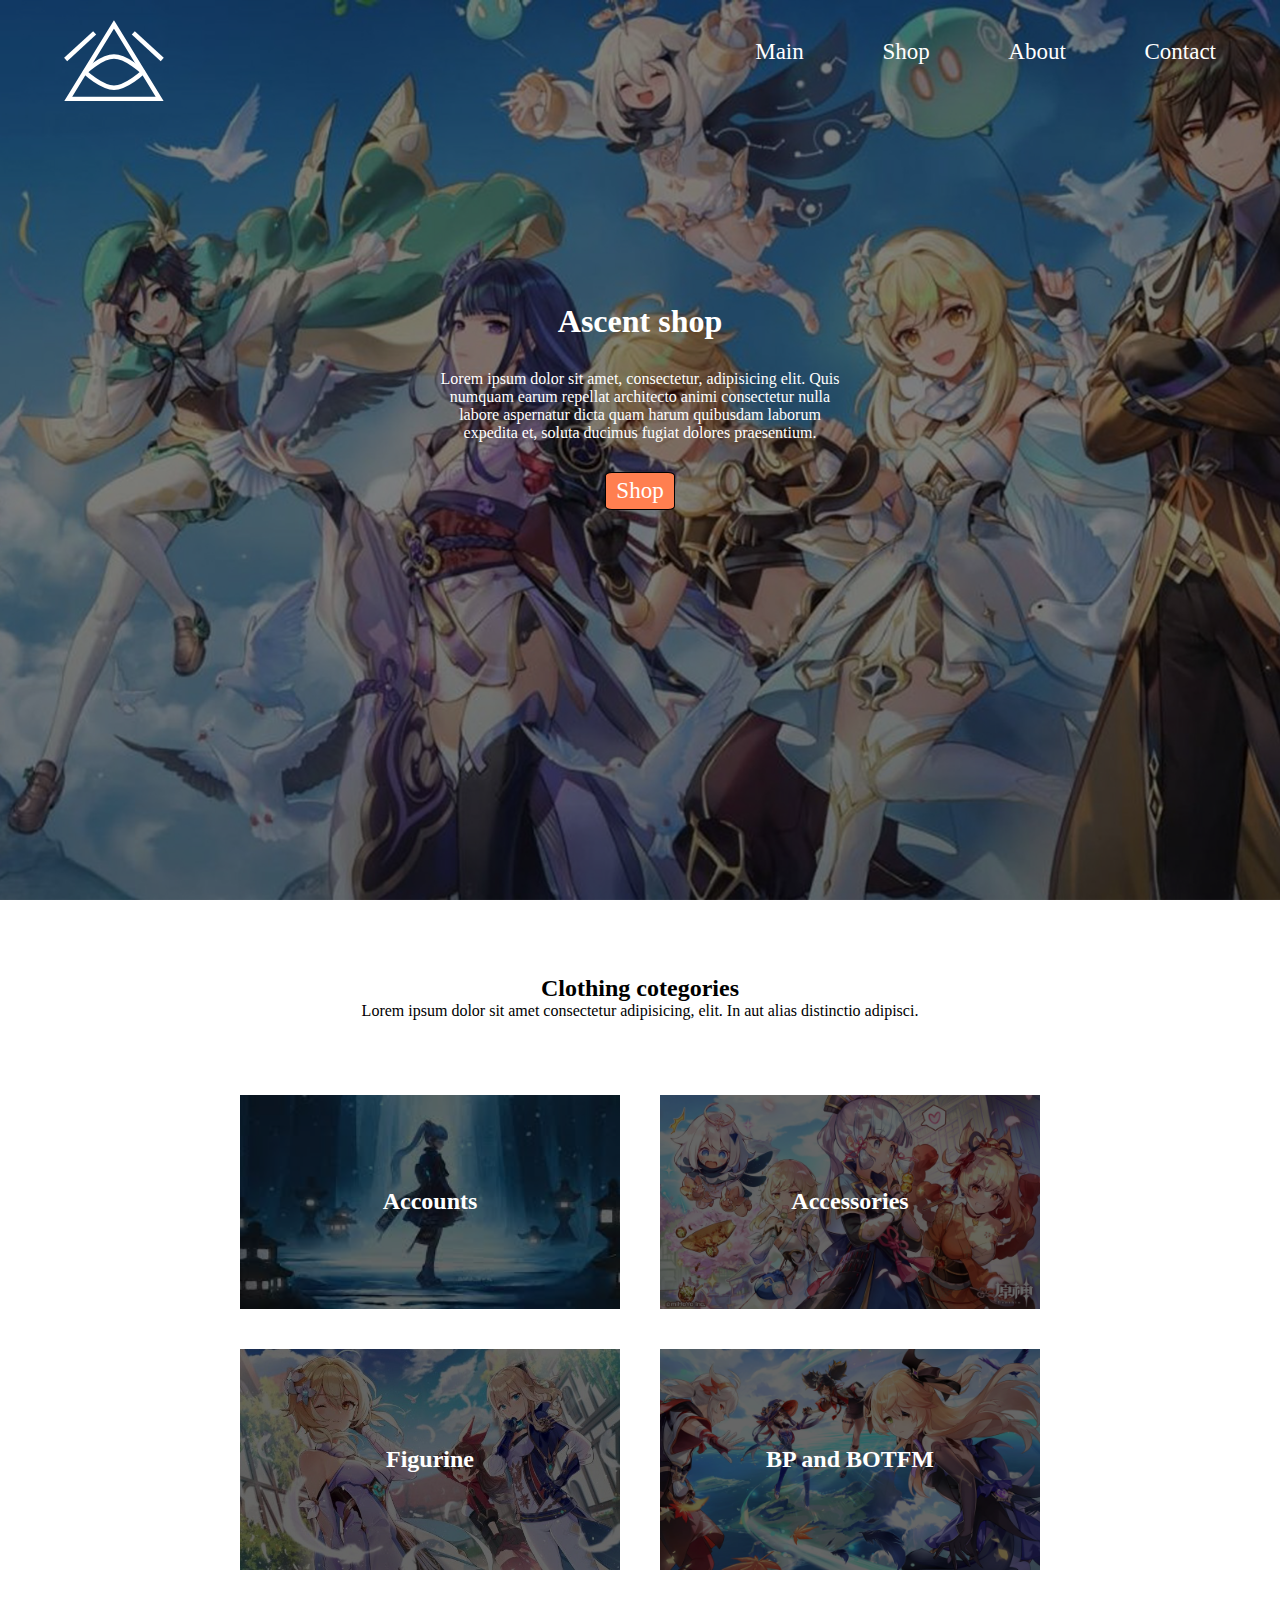
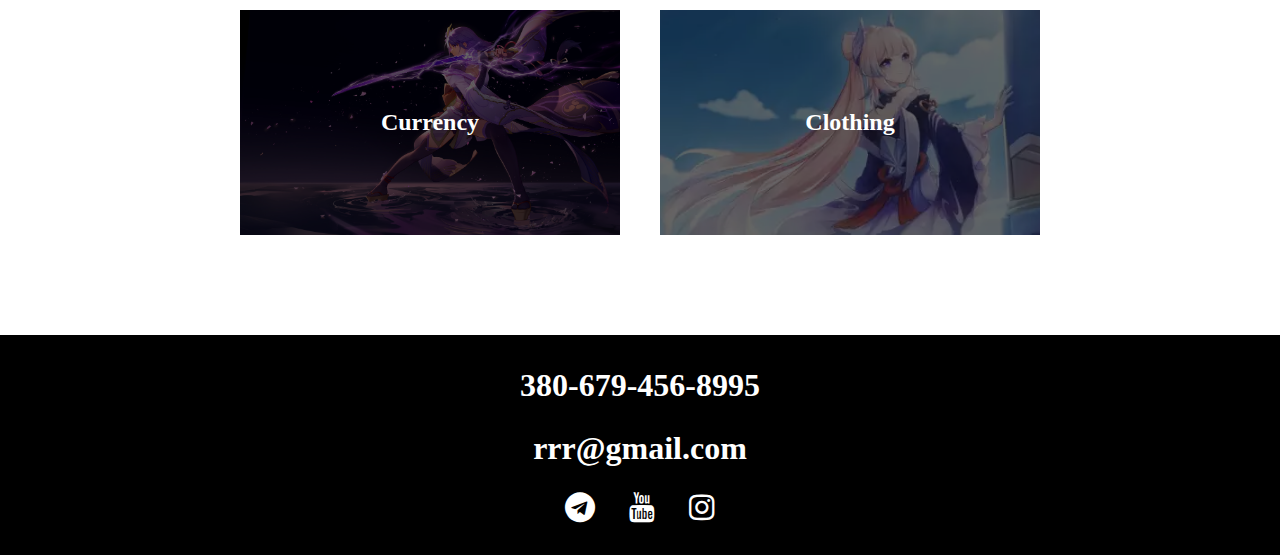
<file: index.html>
<!DOCTYPE html>
<html>
<head>
	<meta charset="utf-8">
	<link rel="stylesheet" type="text/css" href="https://maxcdn.bootstrapcdn.com/font-awesome/4.7.0/css/font-awesome.min.css">
	<link rel="stylesheet" type="text/css" href="index.css">
	<title></title>
</head>
<body>

	<div class="main-grid">

		<header>

			<nav> 
				<img class="picter" src="img/main/logo.svg">
					<ul>
						<li><a href="index.html">Main</a></li>

                    	<li><a href="index2.html">Shop</a></li>

                   		<li><a href="index3.html">About</a></li>

                    	<li><a href="">Contact</a></li>
                	</ul>
			</nav>
			<div class="banner">
				<h1 class="text">Ascent shop</h1>
				<p class="text">Lorem ipsum dolor sit amet, consectetur, adipisicing elit. Quis numquam earum repellat architecto animi consectetur nulla labore aspernatur dicta quam harum quibusdam laborum expedita et, soluta ducimus fugiat dolores praesentium.</p>
				<a href="" class="button">
					<div class="bnt">Shop</div></a>
			</div>
		</header>

		<div class="item_text"> 
			<h2>Clothing cotegories</h2>
			<p>Lorem ipsum dolor sit amet consectetur adipisicing, elit. In aut alias distinctio adipisci.</p>
		</div>

		<div class="tiles">
			<div class="tile">
				<img src="img/main/akk.jpg" class="tile_img">
				<div class="tile_overlay">
					<h2>Accounts</h2>
				</div>
			</div>
			<div class="tile">
				<img src="img/main/access.webp" class="tile_img">
				<div class="tile_overlay">
					<h2>Accessories</h2>
				</div>
			</div>
			<div class="tile">
				<img src="img/main/fi.jpg" class="tile_img">
				<div class="tile_overlay" class="tile_img">
					<h2>Figurine</h2>
				</div>
			</div>
			<div class="tile">
				<img src="img/main/BPandBOTFM.jpg" class="tile_img">
				<div class="tile_overlay">
					<h2>BP and BOTFM</h2>
				</div>
			</div>
			<div class="tile">
				<img src="img/main/cur.jpg" class="tile_img">
				<div class="tile_overlay">
					<h2>Currency</h2>
				</div>
			</div>
			<div class="tile">
				<img src="img/main/clo.webp" class="tile_img">
				<div class="tile_overlay">
					<h2>Clothing</h2>
				</div>
			</div>
		</div>
	</div>
	<footer>
			<h1>380-679-456-8995</h1>
			<h1>rrr@gmail.com</h1>
			<div class="box">
			<p class=" fa fa-telegram"></p>
			<p class="fa fa-youtube"></p>
			<p class="fa fa-instagram"></p>
			</div>
		</footer>
	
</body>
</html>
</file>
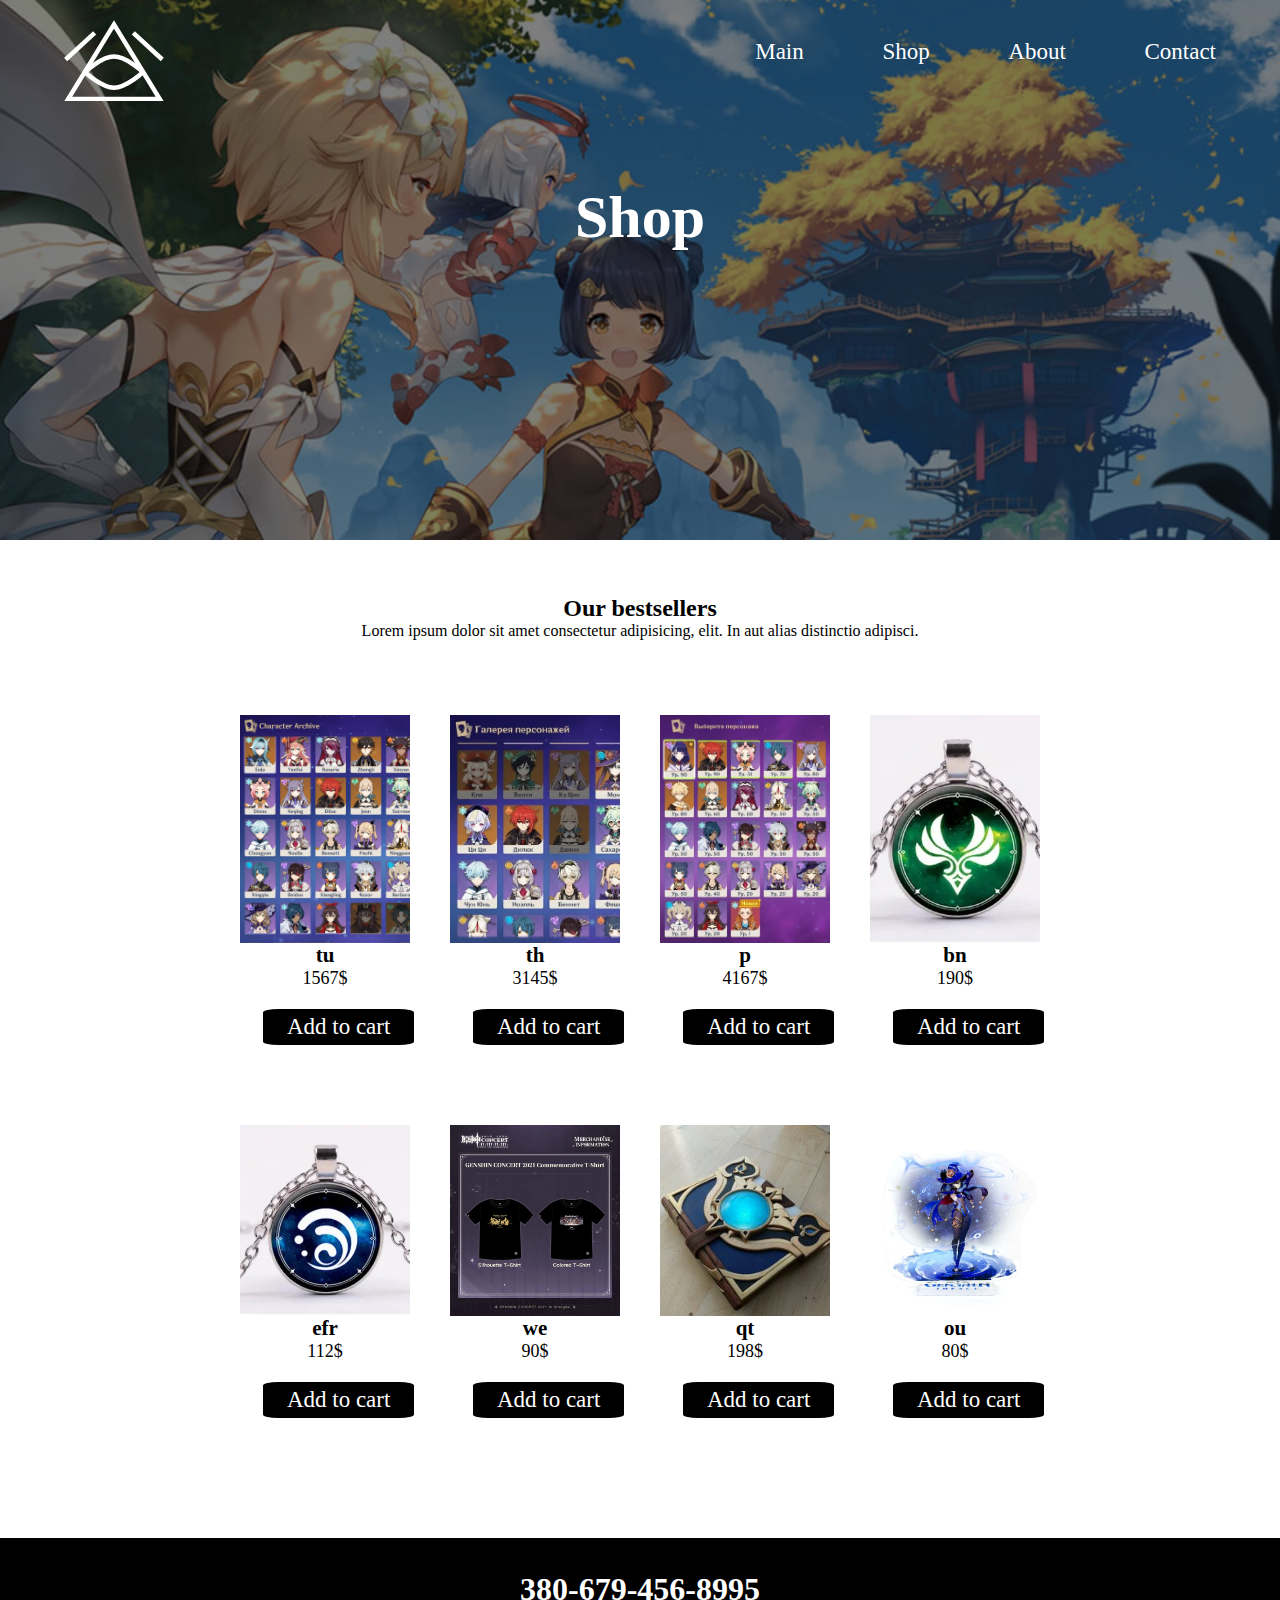
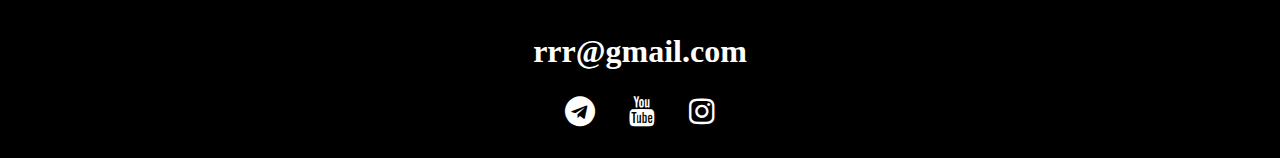
<file: index2.html>
<!DOCTYPE html>
<html>
<head>
	<meta charset="utf-8">
	<link rel="stylesheet" type="text/css" href="https://maxcdn.bootstrapcdn.com/font-awesome/4.7.0/css/font-awesome.min.css">
	<link rel="stylesheet" type="text/css" href="index2.css">
	<title></title>
</head>
<body>
<div class="main-grid">

	<header class="shop">

		<nav> 
			<img class="picter" src="img/main/logo.svg">
				<ul>
					<li><a href="index.html">Main</a></li>

                    <li><a href="index2.html">Shop</a></li>

                   	<li><a href="index3.html">About</a></li>

                    <li><a href="">Contact</a></li>
               </ul>
		</nav>
		<div>
			<h1 class="shop_text">Shop</h1>
		</div>
	</header>

		<div class="item_text"> 
			<h2>Our bestsellers</h2>
			<p>Lorem ipsum dolor sit amet consectetur adipisicing, elit. In aut alias distinctio adipisci.</p>
		</div>

		<div class="tiles_shop">
			<div class="tile_shop">
				<img src="img/main/s1.png" class="picter">
				<div class="text">
					<h3>tu</h3>
					<p>1567$</p>
					<a href="" class="button">
					<div class="bnt">Add to cart</div></a>
				</div>
			</div>
			<div class="tile_shop">
				<img src="img/main/s2.jpg" class="picter">
				<div class="text">
					<h3>th</h3>
					<p>3145$</p>
					<a href="" class="button">
					<div class="bnt">Add to cart</div></a>
				</div>
			</div>
			<div class="tile_shop">
				<img src="img/main/s3.jpg" class="picter">
				<div class="text">
					<h3>p</h3>
					<p>4167$</p>
					<a href="" class="button">
					<div class="bnt">Add to cart</div></a>
				</div>
			</div>
			<div class="tile_shop">
				<img src="img/main/s4.webp" class="picter">
				<div class="text">
					<h3>bn</h3>
					<p>190$</p>
					<a href="" class="button">
					<div class="bnt">Add to cart</div></a>
				</div>
			</div>
			<div class="tile_shop">
				<img src="img/main/s5.webp" class="picter">
			<div class="text">
					<h3>efr</h3>
					<p>112$</p>
					<a href="" class="button">
					<div class="bnt">Add to cart</div></a>
				</div>
			</div>
			<div class="tile_shop">
				<img src="img/main/s6.webp" class="picter">
			<div class="text">
					<h3>we</h3>
					<p>90$</p>
					<a href="" class="button">
					<div class="bnt">Add to cart</div></a>
				</div>
			</div>
			<div class="tile_shop">
				<img src="img/main/s7.jpg" class="picter">
			<div class="text">
					<h3>qt</h3>
					<p>198$</p>
					<a href="" class="button">
					<div class="bnt">Add to cart</div></a>
				</div>
			</div>
			<div class="tile_shop">
				<img src="img/main/s8.jpg" class="picter">
			<div class="text">
					<h3>ou</h3>
					<p>80$</p>
					<a href="" class="button">
					<div class="bnt">Add to cart</div></a>
				</div>
			</div>
		</div>
	</div>
</div>
	<footer>
		<h1>380-679-456-8995</h1>
		<h1>rrr@gmail.com</h1>
		<div class="box">
		<p class="fa fa-telegram"></p>
		<p class="fa fa-youtube"></p>
		<p class="fa fa-instagram"></p>
		</div>
	</footer>

</body>
</html>
</file>
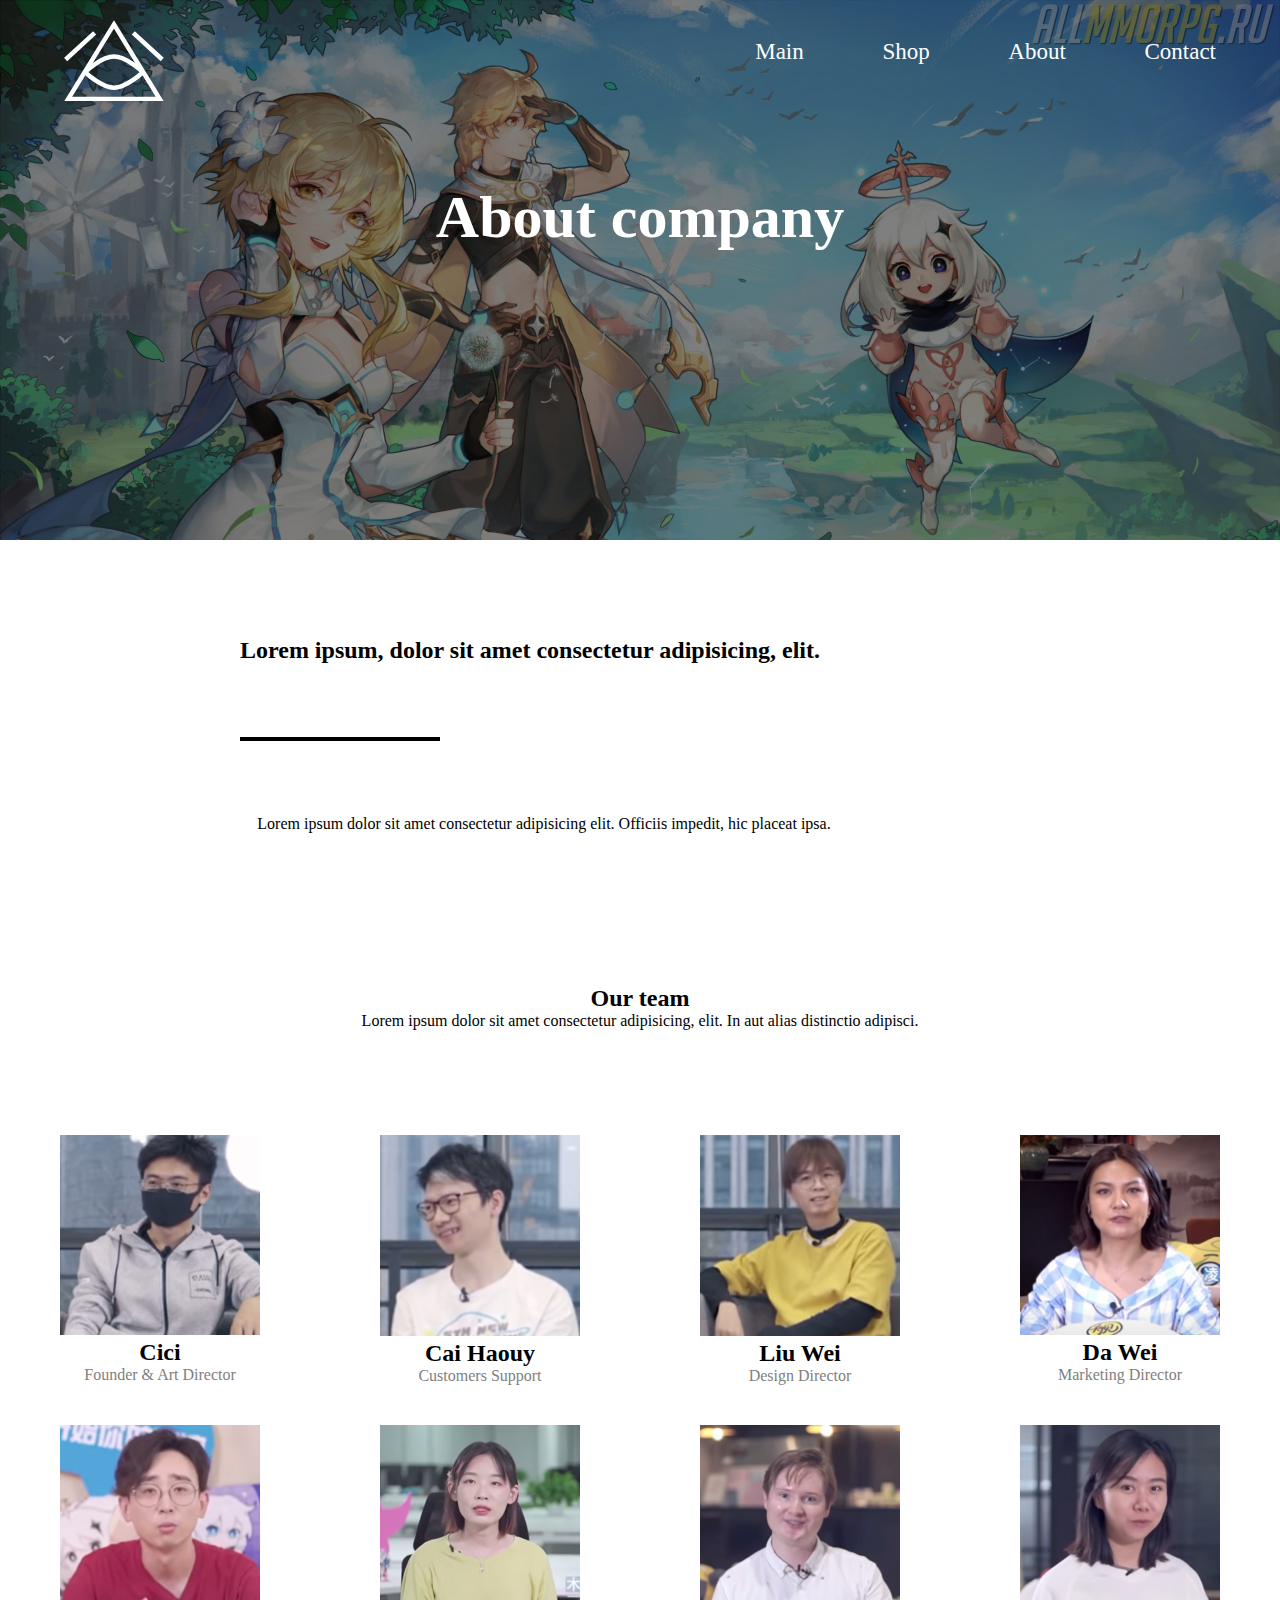
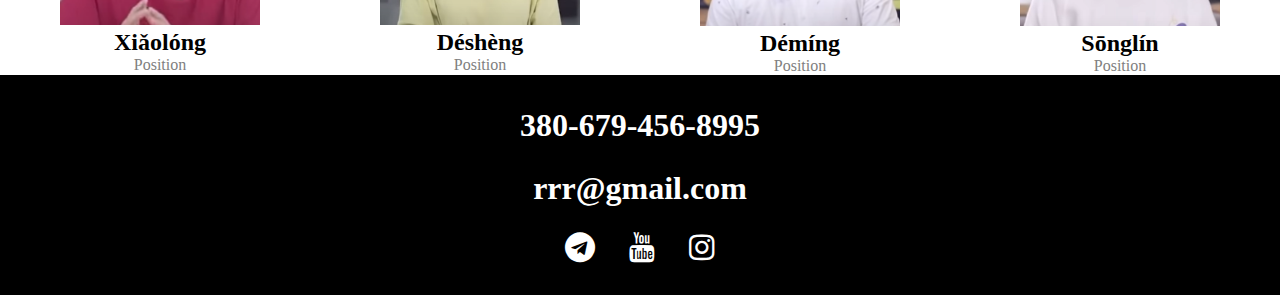
<file: index3.html>
<!DOCTYPE html>
<html>
<head>
	<meta charset="utf-8">
	<link rel="stylesheet" type="text/css" href="https://maxcdn.bootstrapcdn.com/font-awesome/4.7.0/css/font-awesome.min.css">
	<link rel="stylesheet" type="text/css" href="index2.css">
	<title></title>
</head>
<body>
<div class="main-grid">

	<header class="shop_about">

		<nav> 
			<img class="picter" src="img/main/logo.svg">
				<ul>
					<li><a href="index.html">Main</a></li>

                    <li><a href="index2.html">Shop</a></li>

                   	<li><a href="index3.html">About</a></li>

                    <li><a href="index4.html">Contact</a></li>
               </ul>
		</nav>
		<div>
			<h1 class="about_text">About company</h1>
		</div>
	</header>

	<section class="about_box">
		<h2>Lorem ipsum, dolor sit amet consectetur adipisicing, elit.</h2>
		<hr> 
		<p>Lorem ipsum dolor sit amet consectetur adipisicing elit. Officiis impedit, hic placeat ipsa.</p>

	</section>

		<div class="item_text"> 
			<h2>Our team</h2>
			<p>Lorem ipsum dolor sit amet consectetur adipisicing, elit. In aut alias distinctio adipisci.</p>
		</div>
		<div class="about_tiles">
			<div class="item">
				<img src="img/main/a1.png">
				<div>
					<h2>Cici</h2>
					<p>Founder & Art Director</p>
				</div>
			</div>
			<div class="item">
				<img src="img/main/a2.png">
				<div>
					<h2>Cai Haouy</h2>
					<p>Customers Support</p>
				</div>
			</div>
			<div class="item">
				<img src="img/main/a3.png">
				<div>
					<h2>Liu Wei</h2>
					<p>Design Director</p>
				</div>
			</div>
			<div class="item">
				<img src="img/main/a4.png">
				<div>
					<h2>Da Wei</h2>
					<p>Marketing Director</p>
				</div>
			</div>
			<div class="item">
				<img src="img/main/a5.png">
				<div>
					<h2>Xiǎolóng</h2>
					<p>Position</p>
				</div>
			</div>
			<div class="item">
				<img src="img/main/a6.png">
				<div>
					<h2>Déshèng</h2>
					<p>Position</p>
				</div>
			</div>
			<div class="item">
				<img src="img/main/a7.png">
				<div>
					<h2>Démíng</h2>
					<p>Position</p>
				</div>
			</div>
			<div class="item">
				<img src="img/main/a8.png">
				<div>
					<h2>Sōnglín</h2>
					<p>Position</p>
				</div>
			</div>
		</div>
	</div>
	<footer>
		<h1>380-679-456-8995</h1>
		<h1>rrr@gmail.com</h1>
		<div class="box">
		<p class="fa fa-telegram"></p>
		<p class="fa fa-youtube"></p>
		<p class="fa fa-instagram"></p>
		</div>
	</footer>
</body>
</html>
</file>
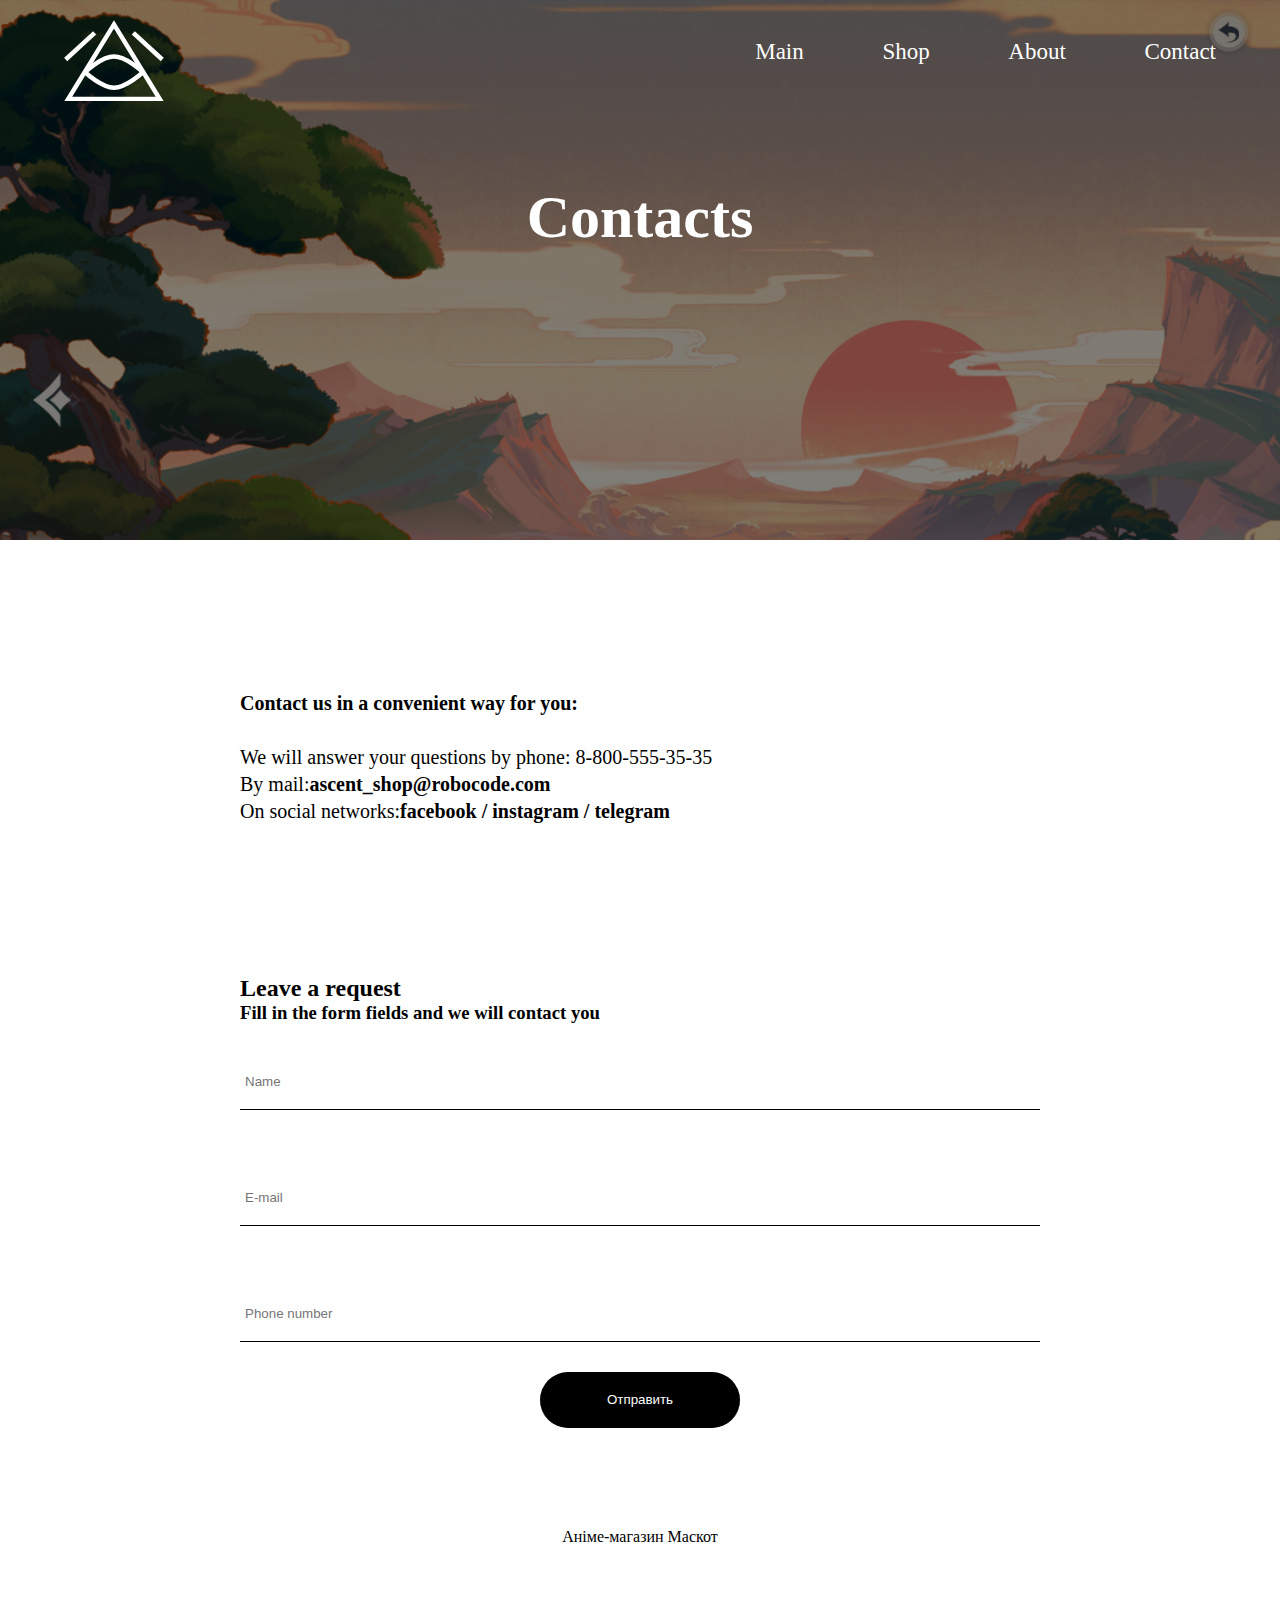
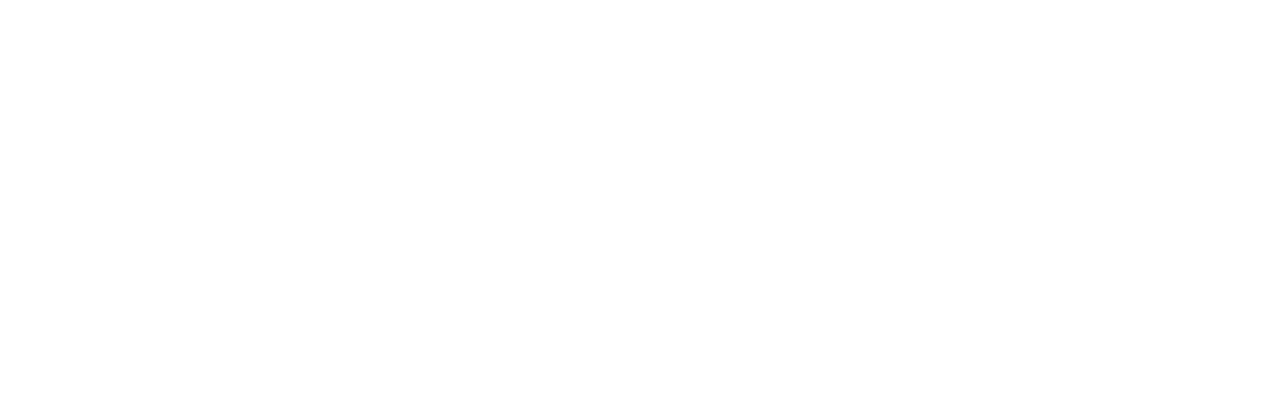
<file: index4.html>
<!DOCTYPE html>
<html>
<head>
	<meta charset="utf-8">
	<link rel="stylesheet" type="text/css" href="index2.css">
	<title></title>
</head>
<body>

<div class="main-grid">

	<header class="shop_contacts">

		<nav> 
			<img class="picter" src="img/main/logo.svg">
				<ul>
					<li><a href="index.html">Main</a></li>

                    <li><a href="index2.html">Shop</a></li>

                   	<li><a href="index3.html">About</a></li>

                    <li><a href="index4.html">Contact</a></li>
               </ul>
		</nav>
		<div>
			<h1 class="contacts_text">Contacts</h1>
		</div>
	</header>
	<div class="contacts_box">
		<p><b>Contact us in a convenient way for you:</b></p>
		<br>
		<p>We will answer your questions by phone: 8-800-555-35-35</p>
		<p>By mail: <b>ascent_shop@robocode.com</b></p>
		<p>On social networks: <b>facebook / instagram / telegram</b></p>
	</div>
		
	<form class="form">
		<h2>Leave a request</h2>
		<h3>Fill in the form fields and we will contact you</h3>
			<input type="text" placeholder="Name">
			<input type="email" placeholder="E-mail">
			<input type="tel" placeholder="Phone number">
			<input id="submit" type="submit" value="Отправить">

	</form>
	<div class="map">
		<p>Аніме-магазин Маскот</p>
	</div>
	<iframe src="https://www.google.com/maps/embed?pb=!1m18!1m12!1m3!1d164161.2883021187!2d36.239701203305856!3d49.99223205708063!2m3!1f0!2f0!3f0!3m2!1i1024!2i768!4f13.1!3m3!1m2!1s0x41270bbf24555555%3A0x4b759f7c569ff904!2zQnVzaW5lc3MgUHJvc3BlY3QgMzYwIC0g0L_RgNC-0LTQstC40LbQtdC90LjQtSDQuCDQv9C-0LTRgtCy0LXRgNC20LTQtdC90LjQtSDRgtC-0YfQutC4INC90LAgR29vZ2xlIE1hcHMu!5e0!3m2!1sru!2sua!4v1664723943462!5m2!1sru!2sua" width="800" height="600" style="border:0;" allowfullscreen="" loading="lazy" referrerpolicy="no-referrer-when-downgrade"></iframe>
</div>

</body>
</html>
</file>
<file: index.css>
*{
	margin: 0;
	padding: 0;
}
.main-grid{
	display: grid;
	grid-template-columns: 1fr repeat(2, minmax(auto, 25em)) 1fr;
}
header{
	height: 100vh;
	grid-column: 1 / -1;
	background-image: url(img/main/header_back.jpeg);
	background-size: cover;
	box-shadow: inset 0 0 0 1000px rgba(0, 0, 0, 0.5);
}
.picter{
	width: 100px;
	display: flex;
	justify-content: flex-start;
	align-items: flex-start;
	margin-top: 20px;
}
nav{
	width: 90%;
	display: flex;
	justify-content: space-between;
	margin: 0 auto;
}
a{
	color: white;
	text-decoration: none;
	font-size: 23px;
}
nav ul{
	width: 40%;
	list-style: none;
	display: flex;
	justify-content: space-between;
	align-items: center;
}
.banner{
	width: 400px;
	margin: 0 auto;
	margin-top: 200px;
}
.text{
	display: flex;
	justify-content: center;
	align-items: center;
	color: white;
	margin: 30px 0;
	text-align: center;
}
.button{
	display: flex;
	justify-content: center;
	align-items: center;
}
.bnt{
	padding: 5px 10px;
	background: coral;
	border-radius: 10%;
	border: 1px solid black;
}
.tiles{
	display: grid;
	grid-column: 2 / -2;
	grid-template-columns: 1fr 1fr;
	grid-gap: 40px;
	margin-bottom: 100px;
}
.tile{
	display: grid;
	grid-template-columns: 1;
	grid-template-rows: 1;
	overflow: hidden;
}
.tile img{
	grid-column: 1 / -1;
	grid-row: 1 / -1;
	width: 100%;
	height: 100%;
	object-fit: cover;
}
.tile_overlay{
	grid-column: 1 / -1;
	grid-row: 1 / -1;
	width: 100%;
	height: 100%;
	z-index: 2;
	background: rgba(0, 0, 0, 0.6);
	color: white;
	display: flex;
	justify-content: center;
	align-items: center;
}
.tile:hover .tile_img{
	transform: rotate(5deg);
	transition: 0.6s;
}
.item_text{
	grid-column: 2 / -2;
	display: flex;
	flex-direction: column;
	justify-content: center;
	align-items: center;
	color: black;
	margin: 30px 0;
	text-align: center;
	height: 15vh;
}
footer{
	display: flex;
	flex-direction: column;
	justify-content: space-around;
	align-items: center;
	background: black;
	color: white;
	height: 20vh;
	padding: 20px 0;
}
.box{
	width: 150px;
	display: flex;
	justify-content: space-between;
	font-size: 30px;
}
</file>
<file: index2.css>
*{
	margin: 0;
	padding: 0;
}
.main-grid{
	display: grid;
	grid-template-columns: 1fr repeat(2, minmax(auto, 25em)) 1fr;
}
.shop{
	background-image: url(img/main/shop_header_back.jpg);
}
.shop_about{
	background-image: url(img/main/about.jpg);
}
.shop_contacts{
	background-image: url(img/main/genshn.png);
}
header{
	height: 60vh;
	grid-column: 1 / -1;
	background-size: cover;
	box-shadow: inset 0 0 0 1000px rgba(0, 0, 0, 0.5);
}
.picter{
	width: 100px;
	display: flex;
	justify-content: flex-start;
	align-items: flex-start;
	margin-top: 20px;
}
nav{
	width: 90%;
	display: flex;
	justify-content: space-between;
	margin: 0 auto;
}
a{
	color: white;
	text-decoration: none;
	font-size: 23px;
}
nav ul{
	width: 40%;
	list-style: none;
	display: flex;
	justify-content: space-between;
	align-items: center;
}
.tiles_shop{
	display: grid;
	grid-column: 2 / -2;
	grid-template-columns: 1fr 1fr 1fr 1fr;
	grid-gap: 40px;
	margin-bottom: 100px;
}
.tile_shop{
	display: flex;
    justify-content: center;
    align-items: center;
    flex-direction: column;
    font-size: 18px;
}
.tile_shop img{
	/*grid-column: 1 / -1;*/
/*	grid-row: 1 / -1;*/
	width: 100%;
	height: 100%;
	object-fit: cover;
}
.item_text{
	grid-column: 2 / -2;
	display: flex;
	flex-direction: column;
	justify-content: center;
	align-items: center;
	color: black;
	margin: 10px 0;
	text-align: center;
	height: 15vh;
}
footer{
	display: flex;
	flex-direction: column;
	justify-content: space-around;
	align-items: center;
	background: black;
	color: white;
	height: 20vh;
	padding: 20px 0;
}
.box{
	width: 150px;
	display: flex;
	justify-content: space-between;
	font-size: 30px;
}
.bnt{
	width: 80%;
	margin: 20px;
	padding: 5px 10px;
	background: black;
	border-radius: 10%;
	text-align: center;
}
h3, p{
	display: flex;
	justify-content: center;
	align-items: center;
}
.bnt:hover{
	transition: 1s;
	background: coral;
}
.about_text, .shop_text, .contacts_text{
	width: 100%;
	display: flex;
	justify-content: center;
	color: white;
	font-size: 60px;
	margin-top: 80px;
}
.about_box{
	grid-column: 2 / -2;
	height: 30vh;
	display: flex;
	flex-direction: column;
	justify-content: space-around;
	padding: 60px 0;
	padding-right: 15vw;
}
hr{
	width: 200px;
	height: 4px;
	border: none;
	background: black;
}
.about_tiles{
	display: grid;
	grid-template-columns: 1fr 1fr 1fr 1fr;
	grid-column: 1 / -1;
	margin-top: 10px;
}
.item img{
	width: 200px;
	margin-top: 40px;
	object-fit: cover;
}
.item{
	text-align: center;
}
.contacts_box{
	display: grid;
	display: flex;
	height: 15vh;
	flex-direction: column;
	justify-content: space-around;
	align-items: flex-start;
	grid-column: 2 / -2;
	padding-top: 150px;
	padding-bottom: 150px;
	font-size: 20px;
}
input{
	border: none;
	border-bottom: 1px solid black;
	width: 100%;
	box-sizing: border-box;
	padding: 20px 5px;
	margin: 30px 0;
}
.form{
	grid-column: 2 / -2;
	display: flex;
	flex-direction: column;
	align-items: flex-start;
}
#submit{
	width: 200px;
	background: black;
	color: white;
	border-radius: 40px;
	margin: 0 auto;
}
.map{
	grid-column: 2 / -2;
	padding-top: 100px;
}
iframe{
	grid-column: 1 / -1;
	width: 100%;
	height: 50vh;
	margin-top: 20px;
}
input:focus{
	outline: none;
}
#submit:hover{
	cursor: pointer;
}
.item p{
	color: grey;
}
</file>
